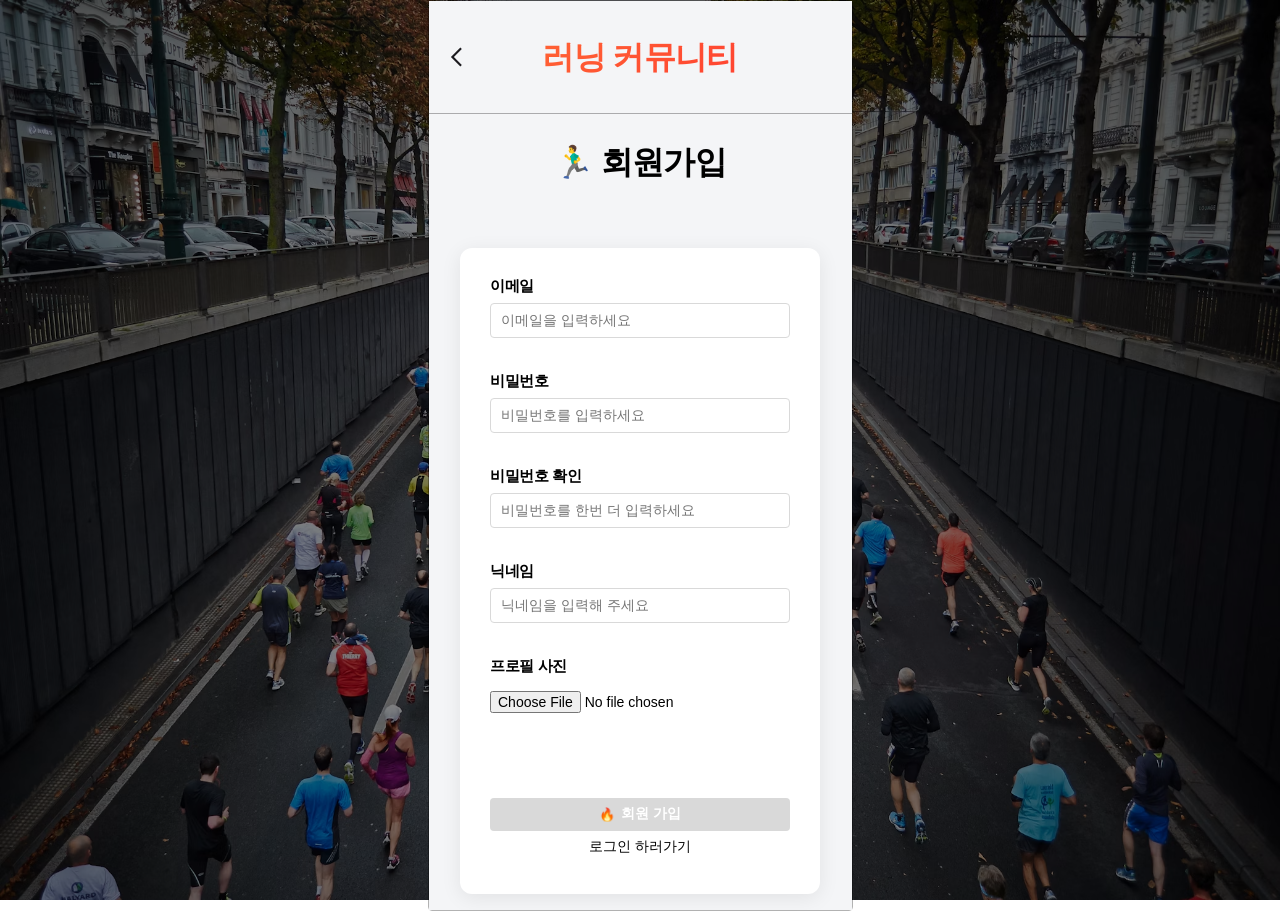
<file: html/signup.html>
<!doctype html>
<html lang="kr">
<head>
    <meta charset="UTF-8" />
    <meta name="viewport" content="width=device-width, initial-scale=1.0" />
    <script src="/config.js"></script>
    <link
            rel="stylesheet"
            href="../css/login.css"
            crossorigin="anonymous"
    />
    <title>회원가입</title>
</head>
<body>
<section class="wrap">
    <h1 class="title">회원가입</h1>
    <article>
        <div class="inputBox">
            <label for="email">이메일</label>
            <input
                    type="text"
                    name="email"
                    id="email"
                    placeholder="이메일을 입력하세요"
            />
            <p class="helperText" name="email"></p>
        </div>
        <div class="inputBox">
            <label for="pw">비밀번호</label>
            <input
                    type="password"
                    name="pw"
                    id="pw"
                    placeholder="비밀번호를 입력하세요"
            />
            <p class="helperText" name="pw"></p>
        </div>
        <div class="inputBox">
            <label for="pwck">비밀번호 확인</label>
            <input
                    type="password"
                    name="pw"
                    id="pwck"
                    placeholder="비밀번호를 한번 더 입력하세요"
            />
            <p class="helperText" name="pwck"></p>
        </div>
        <div class="inputBox">
            <label for="nickname">닉네임</label>
            <input
                    type="text"
                    name="nickname"
                    id="nickname"
                    placeholder="닉네임을 입력해 주세요"
            />
            <p class="helperText" name="nickname"></p>
        </div>
        <div class="inputBox">
            <label for="profile">프로필 사진</label>
            <input
                    type="file"
                    name="profile"
                    id="profile"
                    placeholder="프로필 사진을 업로드 해주세요"
                    accept="image/*"
            />
            <p class="helperText" name="profile"></p>
        </div>
        <div class="buttons">
            <button id="signupBtn">회원 가입</button>
            <a href="login.html">로그인 하러가기</a>
        </div>
    </article>
</section>
<div class="background"></div>
</body>
<script src="../js/signup.js" type="module"></script>
</html>
</file>
<file: css/login.css>
@import url('./common/layout.css');
@import url('../component/header/header.css');

.title {
    font-size: 32px;
    line-height: 38.41px;
    letter-spacing: -0.02em;
    font-weight: 700;
    color: #000000;
    margin-bottom: 67px;
}

.title::before {
    content: '🏃‍♂️ ';
}

article {
    width: 100%;
    max-width: 360px;
    display: flex;
    flex-direction: column;
    align-items: center;
    justify-content: center;
    row-gap: 35px;

    background-color: #ffffff;
    padding: 30px;
    border-radius: 12px;
    box-shadow: 0 4px 20px rgba(0, 0, 0, 0.08);
}

.inputBox {
    display: flex;
    flex-direction: column;
    row-gap: 8px;
    width: 100%;

    position: relative;
}

.inputBox label {
    font-size: 15px;
    line-height: 17px;
    letter-spacing: -0.02em;
    font-weight: 700;
    color: #000000;
}

.inputBox input {
    font-size: 14px;
    color: #000000;
    line-height: 16.8px;
    width: 100%;
    padding: 8px 10px;

    border: 1px solid #d9d9d9;
    border-radius: 4px;

    background-color: transparent;
    transition: border-color 0.2s ease, box-shadow 0.2s ease;
}

.inputBox input:focus {
    outline: none;
    border-color: #ff6b35;
    box-shadow: 0 0 0 3px rgba(255, 107, 53, 0.15);
}

.inputBox input[type='text'] {
    flex-grow: 1;
    padding-right: 10px;
}

.inputBox .lottie {
    position: absolute;
    right: 10px;
    top: 50%;

    width: 20px;
    height: 20px;
}

.inputBox input[type='file'] {
    border: none;
    padding: 8px 0px;
}

.inputBox > .helperText {
    position: absolute;
    bottom: -4px;
    transform: translate(0, 100%);

    color: #f00;
    font-size: 12px;
    font-style: normal;
    font-weight: 400;
    line-height: normal;
}

.buttons {
    position: relative;
    display: flex;
    flex-direction: column;
    width: 100%;
    margin-top: 42px;
}

.buttons p {
    position: absolute;
    top: -4px;
    transform: translate(0, -100%);
    color: #f00;
    font-size: 12px;
    font-style: normal;
    font-weight: 400;
    line-height: normal;
}

.buttons button,
a {
    font-size: 14px;
    cursor: pointer;
    width: 100%;
    height: 33px;
    display: flex;
    justify-content: center;
    align-items: center;
    column-gap: 6px;
}

.buttons button {
    background-color: #ff6b35;
    border-radius: 4px;
    border: none;

    color: #ffffff;
    font-weight: 700;
    transition: background-color 0.2s ease, transform 0.1s ease;
}

.buttons button::before {
    content: '🔥';
    font-size: 13px;
}

.buttons button:hover:not(:disabled) {
    background-color: #e8501f;
}

.buttons a {
    color: #000000;
    font-weight: 400;
}

.deleteFile {
    cursor: pointer;
    padding-left: 10px;
    color: red;
}

#toastContainer {
    display: flex;
    flex-direction: column;
    align-items: flex-end;
    gap: 10px;
    padding: 20px;
    z-index: 100;
}

.toastMessage {
    background-color: #7f6aee;
    color: #ffffff;
    padding: 10px 20px;
    margin-bottom: 5px;
    display: inline-block;
    opacity: 0;
    transition: opacity 0.5s;
    border-radius: 30px;
}

.profileUploadContainer {
    position: relative;
    display: inline-block;
    width: 100px;
    height: 100px;
    overflow: visible;
    border-radius: 50%;
}

.profileRemoveButton {
    position: absolute;
    top: -4px;
    right: -4px;
    width: 24px;
    height: 24px;
    border-radius: 50%;
    border: 2px solid #fff;
    background-color: #ff4d4f;
    color: #fff;
    font-size: 16px;
    font-weight: 700;
    line-height: 18px;
    text-align: center;
    cursor: pointer;
    display: none;
    align-items: center;
    justify-content: center;
    z-index: 10;
    box-shadow: 0 2px 8px rgba(0, 0, 0, 0.3);
    transition: transform 0.15s ease, background-color 0.15s ease;
}

.profileRemoveButton:hover {
    background-color: #ff1a1a;
    transform: scale(1.1);
}

.profileUploadButton {
    display: block;
    position: absolute;
    left: 50%;
    top: 50%;
    transform: translate(-50%, -50%);
    background-color: rgba(0, 0, 0, 0.55);
    color: white;
    padding: 4px 10px;
    border: 1px solid rgba(255, 255, 255, 0.9);
    cursor: pointer;
    text-align: center;
    white-space: nowrap;
    border-radius: 16px;
    font-size: 12px;
    z-index: 2;
}

#profilePreview {
    width: 100%;
    height: 100%;
    object-fit: cover;
    border-radius: 50%;
}
</file>
